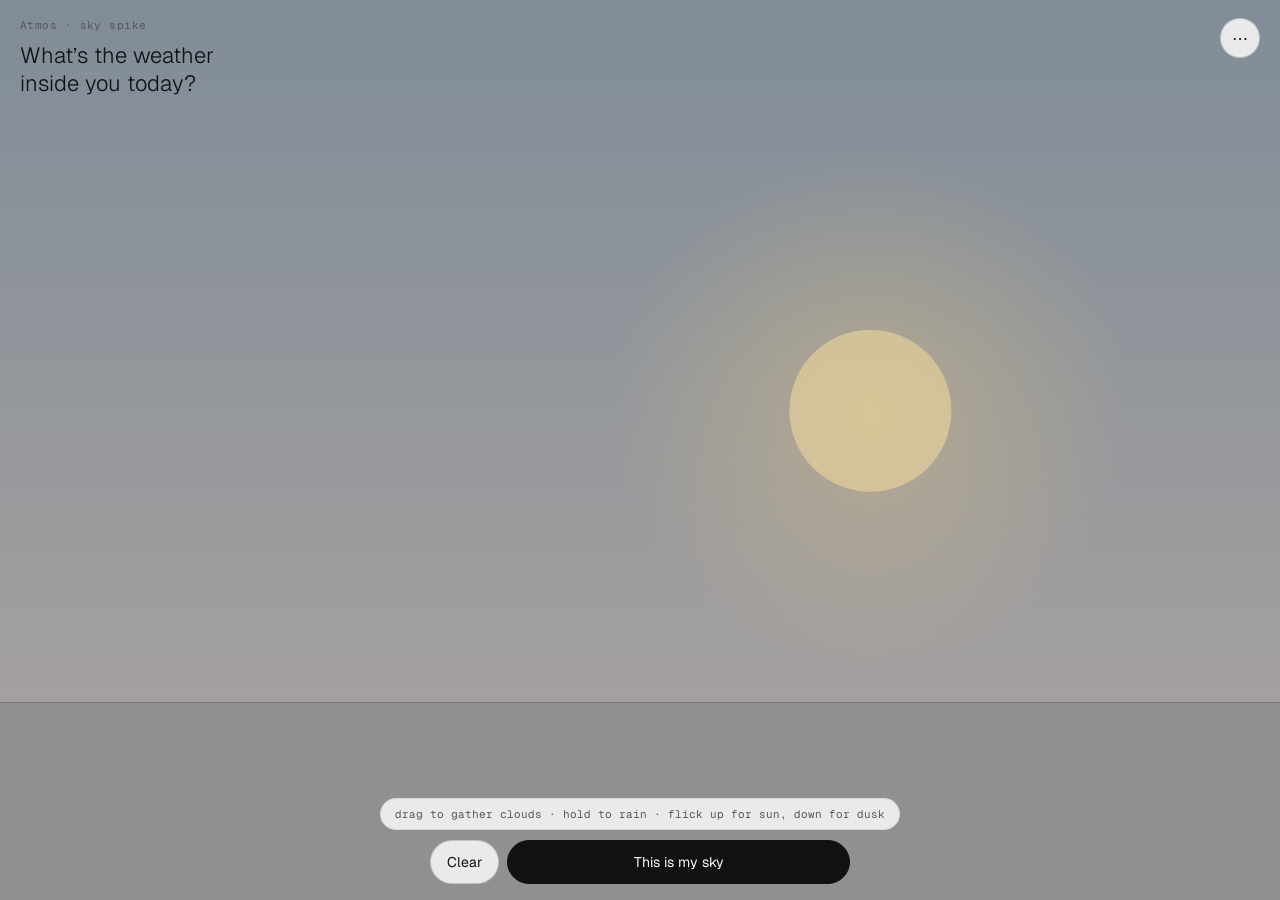
<file: week10/index.html>
<!doctype html>
<html lang="en">
<head>
<meta charset="utf-8">
<meta name="viewport" content="width=device-width, initial-scale=1, viewport-fit=cover">
<title>Atmos · Make your sky (spike)</title>
<link rel="preconnect" href="https://fonts.googleapis.com">
<link rel="preconnect" href="https://fonts.gstatic.com" crossorigin>
<link href="https://fonts.googleapis.com/css2?family=Geist:wght@300;400;500&family=Geist+Mono:wght@400&display=swap" rel="stylesheet">
<style>
  :root{
    --ink:#111112; --ink-2:#55565B; --ink-3:#8C8D92;
    --ground:#EDEDEB; --on-ink:#FAFAF9;
    --line:rgba(17,17,18,.09); --line-2:rgba(17,17,18,.18);
    --panel:rgba(250,250,249,.86);
  }
  *{box-sizing:border-box;margin:0;padding:0}
  html,body{height:100%;background:var(--ground);color:var(--ink);
    font-family:Geist,system-ui,sans-serif;font-weight:400;
    -webkit-font-smoothing:antialiased;overflow:hidden;
    touch-action:none;-webkit-user-select:none;user-select:none}
  canvas{position:fixed;inset:0;width:100%;height:100%;display:block}

  .top{position:fixed;left:0;right:0;top:0;padding:max(18px,env(safe-area-inset-top)) 20px 0;
    display:flex;justify-content:space-between;align-items:flex-start;pointer-events:none}
  .brand{font-family:"Geist Mono",monospace;font-size:11px;letter-spacing:.04em;color:var(--ink-2)}
  .q{font-size:22px;font-weight:300;line-height:1.25;max-width:15ch;margin-top:10px;transition:color .4s}
  .top button{pointer-events:auto}

  .bottom{position:fixed;left:0;right:0;bottom:0;padding:0 16px max(16px,env(safe-area-inset-bottom));
    display:flex;flex-direction:column;gap:10px;align-items:center}
  .hint{font-family:"Geist Mono",monospace;font-size:11px;color:var(--ink-2);text-align:center;
    background:var(--panel);border:1px solid var(--line);border-radius:999px;padding:8px 14px;
    backdrop-filter:blur(8px);-webkit-backdrop-filter:blur(8px);max-width:100%}
  .row{display:flex;gap:8px;width:100%;max-width:420px}
  button{font:inherit;font-size:14px;border-radius:999px;border:1px solid var(--line-2);
    background:var(--panel);color:var(--ink);padding:12px 16px;cursor:pointer;
    backdrop-filter:blur(8px);-webkit-backdrop-filter:blur(8px)}
  button.primary{background:var(--ink);color:var(--on-ink);border-color:var(--ink);flex:1}
  button.ghost{flex:0 0 auto}
  button:focus-visible{outline:2px solid #3b6fd8;outline-offset:2px}
  .icon{width:40px;height:40px;padding:0;display:grid;place-items:center;font-size:16px}

  .sheet{position:fixed;left:0;right:0;bottom:0;background:var(--on-ink);border-top:1px solid var(--line-2);
    border-radius:20px 20px 0 0;padding:20px 20px max(20px,env(safe-area-inset-bottom));
    transform:translateY(105%);transition:transform .35s cubic-bezier(.2,.8,.2,1);
    max-width:520px;margin:0 auto;z-index:5}
  .sheet.open{transform:none}
  .sheet h2{font-size:18px;font-weight:400;margin-bottom:4px}
  .sheet p{font-size:13px;color:var(--ink-2);line-height:1.45;margin-bottom:14px}
  .moods{display:grid;grid-template-columns:repeat(3,1fr);gap:8px;margin-bottom:14px}
  .moods button{border-radius:12px;padding:12px 8px;font-size:14px;background:transparent}
  .moods button[aria-pressed=true]{background:var(--ink);color:var(--on-ink);border-color:var(--ink)}
  input[type=text]{width:100%;font:inherit;font-size:16px;border:1px solid var(--line-2);border-radius:12px;
    padding:12px 14px;margin-bottom:14px;background:transparent;color:var(--ink)}
  .link{font-family:"Geist Mono",monospace;font-size:11px;word-break:break-all;color:var(--ink-2);
    border:1px solid var(--line);border-radius:12px;padding:10px 12px;margin-bottom:14px;max-height:72px;overflow:auto;
    -webkit-user-select:text;user-select:text}
  .reveal{font-size:15px;line-height:1.5;margin-bottom:14px}
  .reveal b{font-weight:500}

  .controls{position:fixed;right:16px;top:calc(max(18px,env(safe-area-inset-top)) + 44px);
    background:var(--panel);border:1px solid var(--line-2);border-radius:14px;padding:14px;
    display:none;flex-direction:column;gap:10px;width:200px;z-index:4;
    backdrop-filter:blur(8px);-webkit-backdrop-filter:blur(8px)}
  .controls.open{display:flex}
  .controls label{font-size:12px;color:var(--ink-2);display:flex;flex-direction:column;gap:4px}
  .controls input{width:100%}
  .toast{position:fixed;left:50%;top:50%;transform:translate(-50%,-50%);background:var(--ink);color:var(--on-ink);
    padding:10px 16px;border-radius:999px;font-size:13px;opacity:0;transition:opacity .2s;pointer-events:none;z-index:9}
  .toast.show{opacity:1}
  .hidden{display:none!important}
</style>
</head>
<body>
<canvas id="sky" aria-label="Your sky. Drag to gather clouds, hold to make rain, flick up for sun and down for dusk."></canvas>

<div class="top">
  <div>
    <div class="brand">Atmos · sky spike</div>
    <div class="q" id="question">What’s the weather inside you today?</div>
  </div>
  <button class="icon" id="ctrlBtn" aria-expanded="false" aria-controls="controls" title="Controls without gestures">⋯</button>
</div>

<div class="controls" id="controls" role="group" aria-label="Sky controls">
  <label>Clouds <input type="range" id="sClouds" min="0" max="100" value="0"></label>
  <label>Rain <input type="range" id="sRain" min="0" max="100" value="0"></label>
  <label>Light <input type="range" id="sLight" min="0" max="100" value="60"></label>
</div>

<div class="bottom" id="makeBar">
  <div class="hint" id="hint">drag to gather clouds · hold to rain · flick up for sun, down for dusk</div>
  <div class="row">
    <button class="ghost" id="resetBtn">Clear</button>
    <button class="primary" id="doneBtn">This is my sky</button>
  </div>
</div>

<div class="bottom hidden" id="guessBar">
  <div class="hint">Someone made this sky to show how they feel</div>
  <div class="row"><button class="primary" id="guessOpen">How does it feel to you?</button></div>
</div>

<!-- Maker: pick the mood you meant -->
<section class="sheet" id="sheetMood" aria-labelledby="hMood">
  <h2 id="hMood">Which mood did you mean?</h2>
  <p>Your friend won’t see this. They’ll guess from the sky alone.</p>
  <div class="moods" data-group="meant"></div>
  <div class="row"><button class="ghost" data-close>Back</button><button class="primary" id="makeLink" disabled>Make a link</button></div>
</section>

<!-- Maker: share link -->
<section class="sheet" id="sheetShare" aria-labelledby="hShare">
  <h2 id="hShare">Send this sky to a friend</h2>
  <p>Ask them how it feels, without telling them the mood.</p>
  <div class="link" id="linkText"></div>
  <div class="row"><button class="ghost" id="againBtn">Make another</button><button class="primary" id="copyLink">Copy link</button></div>
</section>

<!-- Guesser: pick a mood -->
<section class="sheet" id="sheetGuess" aria-labelledby="hGuess">
  <h2 id="hGuess">How does this sky feel?</h2>
  <p>Go with your first impression.</p>
  <div class="moods" data-group="guess"></div>
  <input type="text" id="word" maxlength="40" placeholder="One word for it (optional)" aria-label="One word for this sky (optional)">
  <div class="row"><button class="primary" id="submitGuess" disabled>See what they meant</button></div>
</section>

<!-- Guesser: reveal -->
<section class="sheet" id="sheetReveal" aria-labelledby="hReveal">
  <h2 id="hReveal">Here’s what they meant</h2>
  <div class="reveal" id="revealText"></div>
  <p>Please copy this and send it back to Marin. It helps a lot.</p>
  <div class="row"><button class="ghost" id="ownSky">Make my own</button><button class="primary" id="copyResult">Copy result</button></div>
</section>

<div class="toast" id="toast" role="status"></div>

<script>
/* ---------- Setup ---------- */
const MOODS = ["Radiant","Calm","Cozy","Foggy","Blue","Stormy"];
const GW = 16, GH = 10;               // cloud grid: 16 columns x 10 rows
const cv = document.getElementById("sky");
const ctx = cv.getContext("2d");
let W = 0, H = 0, DPR = 1;

// The whole sky is just these numbers
const state = {
  grid: new Float32Array(GW * GH),    // cloud density per cell, 0..1
  rain: 0,                            // 0..1
  light: 0.6                          // 0 = dusk, 1 = bright sun
};
let interactive = true;               // false when a friend is guessing

function resize(){
  DPR = Math.min(window.devicePixelRatio || 1, 2);
  W = innerWidth; H = innerHeight;
  cv.width = W * DPR; cv.height = H * DPR;
  ctx.setTransform(DPR, 0, 0, DPR, 0, 0);
}
addEventListener("resize", resize); resize();

const clamp = (v, a = 0, b = 1) => Math.max(a, Math.min(b, v));
const lerp = (a, b, t) => a + (b - a) * t;
const mix = (c1, c2, t) => c1.map((v, i) => Math.round(lerp(v, c2[i], t)));
const rgb = (c, a = 1) => `rgba(${c[0]},${c[1]},${c[2]},${a})`;
const horizonY = () => H * 0.78;      // clouds live above this line
const cellW = () => W / GW;
const cellH = () => horizonY() / GH;
const coverage = () => state.grid.reduce((s, v) => s + v, 0) / state.grid.length;

/* ---------- Gestures ---------- */
// add cloud around a screen point, softly spread over nearby cells
function addCloud(x, y, amount){
  const cx = x / cellW(), cy = y / cellH();
  for (let j = 0; j < GH; j++) for (let i = 0; i < GW; i++){
    const d = Math.hypot(i + .5 - cx, (j + .5 - cy) * 1.3);
    if (d < 2.2){
      const k = j * GW + i;
      state.grid[k] = clamp(state.grid[k] + amount * Math.exp(-d * d / 1.4));
    }
  }
}

let ptr = null;                        // the current touch / mouse press
cv.addEventListener("pointerdown", e => {
  if (!interactive) return;
  cv.setPointerCapture(e.pointerId);
  closeControls();
  ptr = { x0: e.clientX, y0: e.clientY, x: e.clientX, y: e.clientY,
          t0: performance.now(), moved: false, holding: false,
          snapshot: state.grid.slice() };          // kept so a flick can undo its clouds
  ptr.timer = setTimeout(() => { if (ptr && !ptr.moved) ptr.holding = true; }, 380);
});
cv.addEventListener("pointermove", e => {
  if (!ptr) return;
  const dx = e.clientX - ptr.x, dy = e.clientY - ptr.y;
  if (Math.hypot(e.clientX - ptr.x0, e.clientY - ptr.y0) > 10) ptr.moved = true;
  if (ptr.moved && !ptr.holding){
    // drag: drop cloud along the path, more when you move slowly
    const steps = Math.ceil(Math.hypot(dx, dy) / 8);
    for (let s = 1; s <= steps; s++){
      addCloud(ptr.x + dx * s / steps, ptr.y + dy * s / steps, 0.09);
    }
  }
  if (ptr.holding){ ptr.x = e.clientX; ptr.y = e.clientY; return; }
  ptr.x = e.clientX; ptr.y = e.clientY;
});
function endPointer(e){
  if (!ptr) return;
  clearTimeout(ptr.timer);
  const dt = performance.now() - ptr.t0;
  const dy = e.clientY - ptr.y0, dx = e.clientX - ptr.x0;
  const isFlick = !ptr.holding && dt < 320 && Math.abs(dy) > 50 && Math.abs(dy) > Math.abs(dx) * 1.4;
  if (isFlick){
    state.grid.set(ptr.snapshot);                  // a flick shouldn't leave clouds behind
    if (dy < 0){                                   // flick up: sun comes out
      state.light = clamp(state.light + 0.22);
      for (let k = 0; k < state.grid.length; k++) state.grid[k] *= 0.82;
      state.rain *= 0.7;
    } else {                                       // flick down: dusk
      state.light = clamp(state.light - 0.22);
    }
  }
  ptr = null;
  syncSliders();
  hideHintSoon();
}
cv.addEventListener("pointerup", endPointer);
cv.addEventListener("pointercancel", endPointer);

// keyboard: C adds clouds in the middle, R adds rain, arrows move the light
addEventListener("keydown", e => {
  if (!interactive || e.target.tagName === "INPUT") return;
  if (e.key === "c") addCloud(W * (0.2 + Math.random() * 0.6), horizonY() * (0.2 + Math.random() * 0.5), 0.35);
  if (e.key === "r") { state.rain = clamp(state.rain + 0.15); addCloud(W / 2, horizonY() * .35, .1); }
  if (e.key === "ArrowUp") state.light = clamp(state.light + 0.1);
  if (e.key === "ArrowDown") state.light = clamp(state.light - 0.1);
  syncSliders();
});

/* ---------- Drawing ---------- */
// fixed random offsets so each cell's dots don't jump around every frame
const seeds = Array.from({ length: GW * GH * 14 }, () => [Math.random(), Math.random(), Math.random()]);
const drops = Array.from({ length: 260 }, () => ({ x: Math.random(), y: Math.random(), v: .6 + Math.random() * .6 }));
let flash = 0, t = 0, last = performance.now();

function frame(now){
  const dt = Math.min(0.05, (now - last) / 1000); last = now; t += dt;

  // holding still makes rain, and gathers a bit of cloud where you press
  if (ptr && ptr.holding){
    state.rain = clamp(state.rain + dt * 0.35);
    addCloud(ptr.x, Math.min(ptr.y, horizonY() * .7), dt * 0.6);
    syncSliders();
  }

  const cov = coverage();
  const L = state.light;
  const gloom = clamp(cov * 0.9 + state.rain * 0.4);   // heavy cloud and rain make it greyer

  // sky: dusk navy -> pale day, pulled toward grey by gloom
  const skyTop = mix(mix([24,26,34],[198,216,230], L), [128,132,140], gloom * 0.55);
  const skyLow = mix(mix([52,48,62],[238,234,224], L), [160,162,166], gloom * 0.5);
  const g = ctx.createLinearGradient(0, 0, 0, horizonY());
  g.addColorStop(0, rgb(skyTop)); g.addColorStop(1, rgb(skyLow));
  ctx.fillStyle = g; ctx.fillRect(0, 0, W, H);

  // sun: rises with light, fades behind clouds
  const sunY = lerp(horizonY() + 30, horizonY() * 0.28, L);
  const sunA = clamp(L * 1.2 - 0.15) * (1 - cov * 0.75) * (1 - state.rain * 0.7);
  if (sunA > 0.01){
    const r = Math.min(W, H) * 0.09;
    const sg = ctx.createRadialGradient(W * .68, sunY, 0, W * .68, sunY, r * 3.2);
    sg.addColorStop(0, `rgba(246,206,120,${0.55 * sunA})`);
    sg.addColorStop(1, "rgba(246,206,120,0)");
    ctx.fillStyle = sg; ctx.fillRect(0, 0, W, H);
    ctx.beginPath(); ctx.arc(W * .68, sunY, r, 0, Math.PI * 2);
    ctx.fillStyle = `rgba(250,224,160,${0.9 * sunA})`; ctx.fill();
  }

  // clouds: a soft plane per cell, plus a scatter of dots on top (the Atmos look)
  const cw = cellW(), ch = cellH();
  const drift = (t * 6) % W;
  const cloudCol = mix(mix([70,72,82],[250,250,249], L), [96,98,106], state.rain * 0.8);
  for (let j = 0; j < GH; j++) for (let i = 0; i < GW; i++){
    const d = state.grid[j * GW + i];
    if (d < 0.03) continue;
    let x = (i + .5) * cw + drift; if (x > W + cw) x -= W + cw * 2;
    const y = (j + .5) * ch;
    const rr = cw * (0.8 + d * 0.9);
    const cg = ctx.createRadialGradient(x, y, 0, x, y, rr);
    cg.addColorStop(0, rgb(cloudCol, 0.55 * d));
    cg.addColorStop(1, rgb(cloudCol, 0));
    ctx.fillStyle = cg; ctx.fillRect(x - rr, y - rr, rr * 2, rr * 2);
    const n = Math.floor(d * 14);
    ctx.fillStyle = rgb(mix(cloudCol, [17,17,18], 0.25), 0.35 + d * 0.3);
    for (let s = 0; s < n; s++){
      const sd = seeds[(j * GW + i) * 14 + s];
      ctx.fillRect(x + (sd[0] - .5) * cw * 1.6, y + (sd[1] - .5) * ch * 1.4, 1.6, 1.6);
    }
  }

  // rain: short lines that only fall from where there is cloud
  if (state.rain > 0.02){
    ctx.strokeStyle = rgb(mix([90,110,140],[200,214,230], 1 - L), 0.5);
    ctx.lineWidth = 1;
    const count = Math.floor(drops.length * state.rain);
    ctx.beginPath();
    for (let k = 0; k < count; k++){
      const dr = drops[k];
      dr.y += dt * dr.v * (0.6 + state.rain);
      if (dr.y > 1){ dr.y = 0; dr.x = Math.random(); }
      const px = dr.x * W;
      const col = Math.floor(((px - drift + W * 2) % W) / cw);
      // find the densest cloud in this column to start rain under it
      let top = -1, best = 0;
      for (let j = 0; j < GH; j++){ const v = state.grid[j * GW + col]; if (v > best){ best = v; top = j; } }
      if (best < 0.25) continue;
      const y0 = (top + .8) * ch;
      const py = lerp(y0, H, dr.y);
      const len = 8 + state.rain * 14;
      ctx.moveTo(px, py); ctx.lineTo(px - 2, py + len);
    }
    ctx.stroke();
  }

  // storm: lots of cloud + heavy rain sometimes flashes
  if (cov > 0.4 && state.rain > 0.65 && Math.random() < dt * 0.6) flash = 1;
  if (flash > 0){
    ctx.fillStyle = `rgba(255,255,255,${0.35 * flash})`; ctx.fillRect(0, 0, W, H);
    flash = Math.max(0, flash - dt * 6);
  }

  // ground plane and horizon hairline
  ctx.fillStyle = rgb(mix([20,20,24],[226,226,222], L * (1 - gloom * 0.4)));
  ctx.fillRect(0, horizonY(), W, H - horizonY());
  ctx.fillStyle = "rgba(17,17,18,.18)"; ctx.fillRect(0, horizonY(), W, 1);

  // a ring under your finger while you hold, so you can see rain building
  if (ptr && ptr.holding){
    ctx.beginPath(); ctx.arc(ptr.x, ptr.y, 26 + state.rain * 10, 0, Math.PI * 2 * state.rain);
    ctx.strokeStyle = L > .5 ? "rgba(17,17,18,.5)" : "rgba(250,250,249,.6)"; ctx.lineWidth = 2; ctx.stroke();
  }

  // keep the question readable on dark skies
  const darkSky = (L * (1 - gloom * .5)) <= 0.42;
  document.getElementById("question").style.color = darkSky ? "#EDEDED" : "#111112";
  document.querySelector(".brand").style.color = darkSky ? "#A2A3A8" : "#55565B";

  requestAnimationFrame(frame);
}
requestAnimationFrame(frame);

/* ---------- No-gesture controls (accessibility) ---------- */
const sC = document.getElementById("sClouds"), sR = document.getElementById("sRain"), sL = document.getElementById("sLight");
const ctrl = document.getElementById("controls"), ctrlBtn = document.getElementById("ctrlBtn");
ctrlBtn.onclick = () => { const o = ctrl.classList.toggle("open"); ctrlBtn.setAttribute("aria-expanded", o); };
function closeControls(){ ctrl.classList.remove("open"); ctrlBtn.setAttribute("aria-expanded", false); }
function syncSliders(){ sC.value = Math.round(coverage() * 100); sR.value = Math.round(state.rain * 100); sL.value = Math.round(state.light * 100); }
sC.oninput = () => {                       // fill the sky evenly-ish to the chosen amount
  const v = sC.value / 100;
  for (let k = 0; k < state.grid.length; k++){
    const n = seeds[k * 14][2];
    state.grid[k] = clamp(v * 1.5 - n * 0.6);
  }
};
sR.oninput = () => { state.rain = sR.value / 100; };
sL.oninput = () => { state.light = sL.value / 100; };

/* ---------- Sharing: the sky lives in the link ---------- */
function encode(meant){
  const g = Array.from(state.grid, v => Math.round(v * 9)).join("");
  const data = { g, r: Math.round(state.rain * 99), l: Math.round(state.light * 99), m: meant };
  return btoa(JSON.stringify(data)).replace(/=+$/, "");
}
function decode(s){
  try {
    const d = JSON.parse(atob(s));
    for (let k = 0; k < GW * GH; k++) state.grid[k] = (+d.g[k] || 0) / 9;
    state.rain = d.r / 99; state.light = d.l / 99;
    return d;
  } catch { return null; }
}

/* ---------- Sheets, buttons and flow ---------- */
const $ = id => document.getElementById(id);
function openSheet(id){ document.querySelectorAll(".sheet").forEach(s => s.classList.toggle("open", s.id === id)); }
function closeSheets(){ document.querySelectorAll(".sheet").forEach(s => s.classList.remove("open")); }
document.querySelectorAll("[data-close]").forEach(b => b.onclick = () => { closeSheets(); interactive = true; });
function toast(msg){ const el = $("toast"); el.textContent = msg; el.classList.add("show"); setTimeout(() => el.classList.remove("show"), 1400); }
let hintTimer; function hideHintSoon(){ clearTimeout(hintTimer); hintTimer = setTimeout(() => $("hint").style.opacity = .55, 4000); }

// build the six mood buttons for a group, return a getter for the choice
function moodGroup(name, onPick){
  const box = document.querySelector(`.moods[data-group=${name}]`);
  let chosen = -1;
  MOODS.forEach((m, i) => {
    const b = document.createElement("button");
    b.textContent = m; b.setAttribute("aria-pressed", "false");
    b.onclick = () => {
      chosen = i;
      box.querySelectorAll("button").forEach((x, k) => x.setAttribute("aria-pressed", k === i));
      onPick(i);
    };
    box.appendChild(b);
  });
  return () => chosen;
}
const getMeant = moodGroup("meant", () => $("makeLink").disabled = false);
const getGuess = moodGroup("guess", () => $("submitGuess").disabled = false);

async function copy(text, msg){
  try { await navigator.clipboard.writeText(text); toast(msg); }
  catch { toast("Couldn’t copy, select the text instead"); }
}

// Maker flow
$("resetBtn").onclick = () => { state.grid.fill(0); state.rain = 0; state.light = 0.6; syncSliders(); };
$("doneBtn").onclick = () => { interactive = false; closeControls(); openSheet("sheetMood"); };
$("makeLink").onclick = () => {
  const url = location.origin + location.pathname + "#s=" + encode(getMeant());
  $("linkText").textContent = url;
  openSheet("sheetShare");
};
$("copyLink").onclick = () => copy($("linkText").textContent, "Link copied");
$("againBtn").onclick = () => { closeSheets(); interactive = true; };

// Guesser flow
let shared = null;
$("guessOpen").onclick = () => openSheet("sheetGuess");
$("submitGuess").onclick = () => {
  const gi = getGuess(), word = $("word").value.trim();
  const meant = MOODS[shared.m], guess = MOODS[gi];
  $("revealText").innerHTML = gi === shared.m
    ? `They meant <b>${meant}</b>. You read it exactly.`
    : `They meant <b>${meant}</b>. You felt <b>${guess}</b>.`;
  $("copyResult").dataset.text =
    `Atmos sky test · meant ${meant} · guessed ${guess}` + (word ? ` · word "${word}"` : "") +
    ` · clouds ${Math.round(coverage() * 100)} rain ${Math.round(state.rain * 100)} light ${Math.round(state.light * 100)}`;
  openSheet("sheetReveal");
};
$("copyResult").onclick = e => copy(e.currentTarget.dataset.text, "Result copied");
$("ownSky").onclick = () => { location.href = location.pathname; };

// If the link has a sky in it, show it to guess. Otherwise, start making.
const m = location.hash.match(/#s=(.+)/);
if (m && (shared = decode(m[1]))){
  interactive = false;
  $("makeBar").classList.add("hidden");
  $("guessBar").classList.remove("hidden");
  $("ctrlBtn").classList.add("hidden");
  $("question").textContent = "Someone’s weather inside, today";
}
syncSliders();
</script>
</body>
</html>
</file>
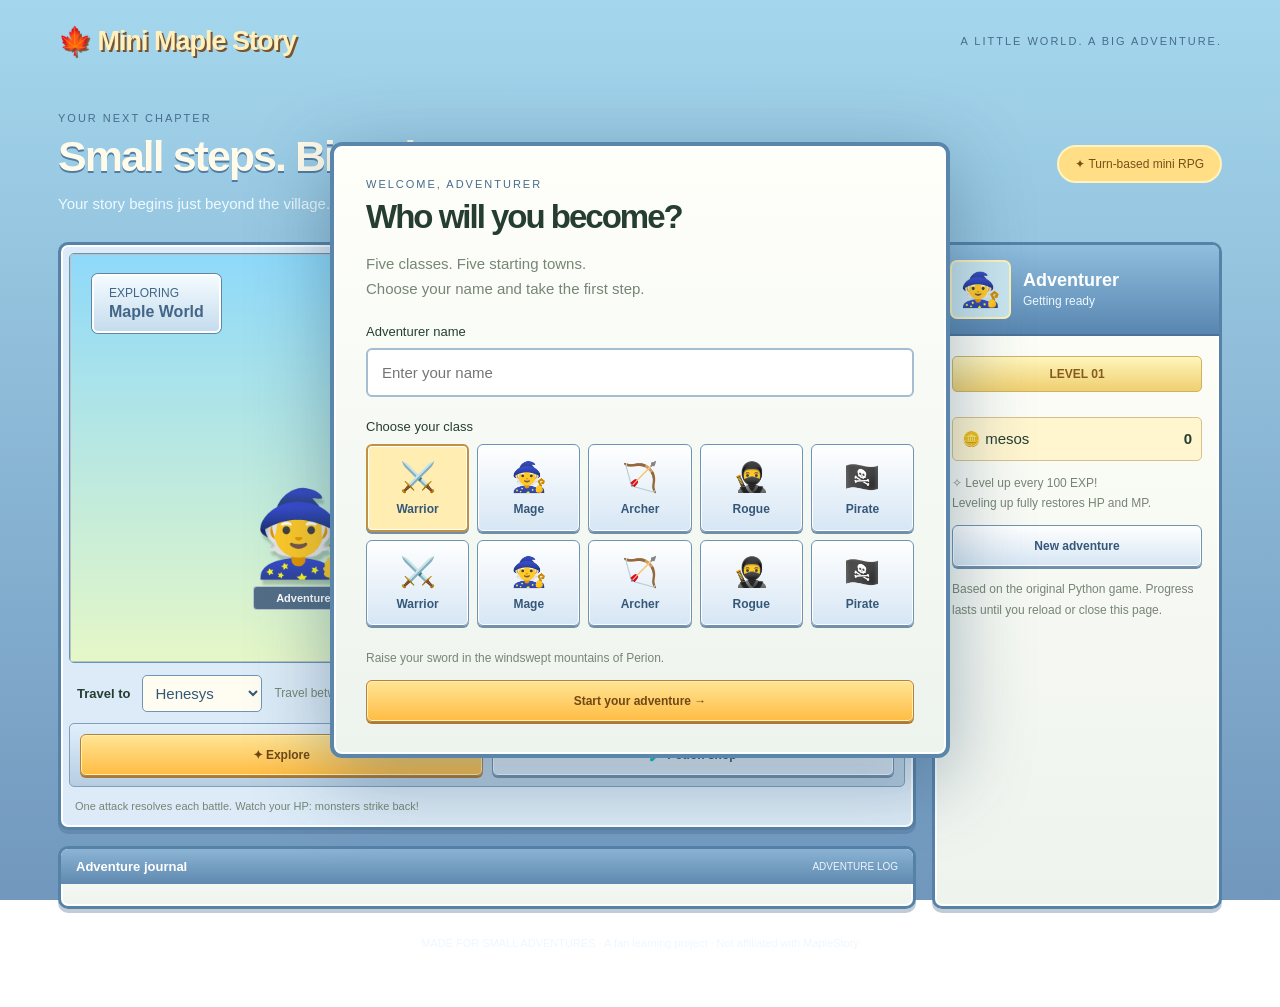
<file: week3/Mini Maple Story.html>
<!DOCTYPE html>
<!-- saved from url=(0117)file:///Users/marine/Documents/Codex/2026-10-04/advanced-assignment-a-2nd-path-optional/outputs/mini-maple-story.html -->
<html lang="en"><head><meta http-equiv="Content-Type" content="text/html; charset=UTF-8"><meta name="viewport" content="width=device-width,initial-scale=1"><title>Mini Maple Story · A Little Adventure Begins</title>
<style>
:root{--ink:#263e31;--muted:#778575;--green:#365c3a;--paper:#fcfaf3;--line:#e1e5d8}*{box-sizing:border-box}body{margin:0;background:#f0f2e9;color:var(--ink);font:15px system-ui,-apple-system,sans-serif}button,input{font:inherit}button{cursor:pointer;border:1px solid var(--line);border-radius:12px;padding:13px 18px;background:var(--paper);color:var(--ink);font-weight:700;transition:transform .15s,background .15s}button:hover:not(:disabled){background:#e7eddc;transform:translateY(-2px)}button:focus-visible,input:focus-visible{outline:3px solid #d39745;outline-offset:3px}button:disabled{opacity:.4;cursor:not-allowed}.primary{background:var(--green);color:white;border-color:var(--green)}button.primary:hover{background:#28492e}header{max-width:1220px;margin:auto;padding:25px 28px;display:flex;align-items:center;justify-content:space-between;border-bottom:1px solid #d9dfd0}.brand{font-weight:850;font-size:22px;letter-spacing:-1px}.brand span{color:#ca713e}.tag{font-size:11px;letter-spacing:2px;color:var(--muted)}main{max-width:1220px;margin:auto;padding:30px 28px}h1{font-size:clamp(28px,4vw,43px);letter-spacing:-2px;margin:8px 0 10px}h2{font-size:18px;margin:0 0 18px}p{line-height:1.7;color:var(--muted)}.top{display:flex;justify-content:space-between;align-items:center;margin-bottom:25px}.pill{border-radius:30px;background:#e4eadb;padding:10px 16px;font-size:12px}.layout{display:grid;grid-template-columns:1fr 290px;gap:22px}.panel{border:1px solid var(--line);background:var(--paper);border-radius:20px;padding:23px}.scene{height:380px;position:relative;border-radius:18px;overflow:hidden;background:linear-gradient(#bedad3,#e2edce 70%);isolation:isolate}.scene:before{content:'';position:absolute;width:100px;height:100px;border-radius:50%;background:#fff2b5;top:35px;right:80px;box-shadow:0 0 70px #fff7c0}.hill{position:absolute;width:130%;height:240px;bottom:-65px;left:-15%;border-radius:50% 50% 0 0;background:#8da979}.hill.back{bottom:0;left:20%;background:#adbf94}.ground{position:absolute;bottom:0;width:100%;height:65px;background:#687e4e;border-top:10px solid #80965f}.tree{position:absolute;bottom:60px;width:22px;height:145px;background:#71846a;border-radius:8px}.tree:before,.tree:after{content:'';position:absolute;width:110px;height:130px;border-radius:50%;background:#769b76;left:-43px;top:-50px}.tree:after{width:90px;height:110px;top:-95px;left:-33px;background:#86a780}.tree.t1{left:7%;transform:scale(1.3)}.tree.t2{right:10%;transform:scale(.9)}.tree.t3{right:31%;transform:scale(.65);opacity:.65}.scene-label{position:absolute;left:22px;top:20px;z-index:2;background:#fcfaf3dd;border-radius:10px;padding:10px 15px;font-size:12px}.scene-label b{display:block;font-size:17px;margin-top:3px}.actor{position:absolute;bottom:52px;left:22%;text-align:center;z-index:3}.sprite{font-size:83px;line-height:1.25;filter:drop-shadow(0 8px 2px #263e3130);animation:bob 2.5s ease-in-out infinite}.nameplate{background:#fcfaf3ed;border-radius:7px;padding:5px 10px;font-size:12px;font-weight:700}.enemy{left:auto;right:21%}.enemy .sprite{animation-delay:-1s}.bubble{position:absolute;left:50%;top:105px;transform:translateX(-50%);background:#fcfaf3ee;padding:12px 20px;border-radius:14px;font-size:13px;text-align:center;max-width:80%;width:max-content;z-index:4}.scene[data-map="Perion"]{background:linear-gradient(#e1c5a6,#f0dfb9)}.scene[data-map="Kerning City"]{background:linear-gradient(#646b8d,#c7b8cb)}.scene[data-map="Lith Harbor"]{background:linear-gradient(#9ad2e5,#dfefda)}.scene[data-map="Ellinia"]{background:linear-gradient(#92bcb2,#c5dcc0)}.actions{display:flex;gap:9px;flex-wrap:wrap;padding-top:18px}.actions button{flex:1;white-space:nowrap}.hint{font-size:12px;margin:14px 0 0}.profile{display:flex;align-items:center;gap:12px;margin-bottom:25px}.portrait{font-size:33px;background:#e9eddc;border-radius:14px;padding:8px}.profile strong{display:block;font-size:19px}.small{font-size:12px;color:var(--muted)}.stat{margin:18px 0}.stat-label{display:flex;justify-content:space-between;font-size:12px;margin-bottom:8px}.bar{height:8px;border-radius:5px;background:#e9eadf;overflow:hidden}.fill{height:100%;transition:width .35s;border-radius:5px}.hp{background:#d78169}.mp{background:#7fa7c6}.xp{background:#c6ac62}.meso{display:flex;justify-content:space-between;padding:19px 0;border-top:1px solid var(--line);margin-top:25px}.journal{margin-top:22px}.journal-head{display:flex;justify-content:space-between}.journal ol{list-style:none;margin:0;padding:0;max-height:175px;overflow:auto}.journal li{padding:11px 0;border-top:1px solid var(--line);font-size:13px;line-height:1.6}.journal li:first-child{color:#42643e;font-weight:650}.journal time{color:#97a08f;font-size:11px;margin-right:15px}.footer{text-align:center;font-size:11px;color:#85917e;padding:28px}dialog{border:1px solid var(--line);border-radius:24px;padding:32px;background:var(--paper);color:var(--ink);width:min(620px,92vw);max-height:90vh;box-shadow:0 25px 100px #23362733}dialog::backdrop{background:#23362780;backdrop-filter:blur(5px)}dialog h1{font-size:33px}label{display:block;font-size:13px;margin:22px 0 9px}input{width:100%;padding:14px;border:1px solid #d4dbcc;border-radius:10px;background:white}.jobs{display:grid;grid-template-columns:repeat(5,1fr);gap:8px;margin:10px 0 22px}.job{padding:14px 5px;font-size:12px}.job span{display:block;font-size:29px;margin-bottom:8px}.job[aria-pressed="true"]{border:2px solid var(--green);background:#e6eddc}.wide{width:100%}.shop-item{display:flex;justify-content:space-between;align-items:center;border-top:1px solid var(--line);padding:17px 0;gap:12px}.shop-item strong{display:block;margin-bottom:5px}.close{float:right;padding:6px 10px}.hidden{display:none!important}@keyframes bob{50%{transform:translateY(-7px)}}@media(max-width:800px){.layout{grid-template-columns:1fr}.sidebar{order:2}.scene{height:330px}.top{align-items:flex-start}.top>.pill{display:none}main{padding:22px 16px}header{padding:20px 16px}.tag{letter-spacing:1px;font-size:9px}.enemy{right:13%}.actor{left:15%}.actor.enemy{left:auto}.jobs{gap:4px}.job{font-size:10px}dialog{padding:24px}.sprite{font-size:68px}}@media(prefers-reduced-motion:reduce){*{animation:none!important;transition:none!important}}

/* Simple classic Maple-inspired interface. */
body{background:linear-gradient(#a4d7ed,#7197bd);background-attachment:fixed;font-family:Tahoma,Verdana,sans-serif}
header{border:0;color:#fff}.brand{color:#fff0bc;font-size:27px;text-shadow:2px 2px #795330}.tag{color:#476c8d}.top h1{color:#fffbea;text-shadow:0 2px #527ba1}.top p{color:#effaff}.top>.pill{background:#ffde86;color:#775018;border:2px solid #fff3c0}
.panel{border:3px solid #5682a8;border-radius:10px;background:linear-gradient(#fffff8,#eef3ee);box-shadow:inset 0 0 0 2px #fff,0 4px 0 #46668755;padding:17px}.layout{gap:16px}.layout>section>.panel:first-child{padding:8px;background:#dcebf7}.scene{height:410px;border-radius:5px;border:1px solid #6696b4;background:linear-gradient(#8ed9fa,#e5f7c7)}.scene[data-map="Ellinia"]{background:linear-gradient(#87c9d3,#def1bd)}.scene:before{background:#fff6a8;box-shadow:0 0 0 10px #fff8ad33,0 0 50px #fff7bc}.hill{background:#7ab66b}.hill.back{background:#aed397}.ground{background:linear-gradient(#b99360,#8c6845);border-top:12px solid #84c943;box-shadow:0 -4px #c0ed6d,0 -7px #578a33}.tree{background:#947248}.tree:before{background:#4d9c56;box-shadow:inset 9px 6px #72b76b}.tree:after{background:#79bd6b;box-shadow:inset 9px 6px #99d17a}.scene-label{background:linear-gradient(#f4fbff,#c5dced);border:2px solid white;border-radius:6px;box-shadow:0 0 0 1px #6185a5;color:#416687}.scene-label b{font-size:16px}.bubble{background:#fffdef;border:2px solid #9c8665;border-radius:8px;color:#665036;font-size:12px}.nameplate{background:#3d587bdb;color:white;border:1px solid #fff9;border-radius:4px;font-size:11px}.sprite{filter:drop-shadow(2px 5px 1px #314c3240)}
button{border:1px solid #6e93b4;border-radius:6px;background:linear-gradient(#fff,#d6e6f4);box-shadow:inset 0 0 0 1px white,0 2px #738ea7;color:#355879;font-size:12px}button:hover:not(:disabled){background:linear-gradient(#fff8d9,#ffdf8d)}button.primary{background:linear-gradient(#ffe595,#ffbc43);border-color:#b68135;color:#704814;box-shadow:inset 0 0 0 1px #fff1b9,0 2px #a97937}button.primary:hover{background:linear-gradient(#fff0b5,#ffcd65)}.actions{padding:10px;margin-top:7px;background:linear-gradient(#e1effb,#b6cde1);border:1px solid #7f9fbb;border-radius:5px}.hint{font-size:11px;margin:10px 6px 4px}.profile{margin:-17px -17px 20px;padding:15px;background:linear-gradient(#8fbede,#5986b0);color:#fff;border-radius:6px 6px 0 0;border-bottom:2px solid #4c7297}.profile .small{color:#edf7ff}.portrait{border:2px solid #fff1b7;border-radius:7px;background:#c9e5ee}.profile strong{font-size:18px}.sidebar>.pill{background:linear-gradient(#fff5bc,#efcf70);border:1px solid #ceb367;border-radius:5px;text-align:center;font-weight:bold;color:#855c1e}.bar{height:14px;border:1px solid #8a9eaf;background:#d0dce5;border-radius:4px;padding:1px}.fill{border-radius:2px;box-shadow:inset 0 3px #ffffff55}.hp{background:linear-gradient(#ff9b9c,#ed596c)}.mp{background:linear-gradient(#8bcfff,#4b91de)}.xp{background:linear-gradient(#ffe97b,#e6b834)}.meso{background:#fff5cf;padding:12px 9px;border:1px solid #d6c18b;border-radius:5px}.journal{margin-top:16px;padding-top:0;overflow:hidden}.journal-head{background:linear-gradient(#8bb4d4,#5f89af);margin:0 -17px 5px;padding:10px 15px;color:white;align-items:center}.journal h2{font-size:13px;margin:0}.journal-head .small{color:#edf6ff;font-size:10px}.journal li{font-size:12px}.footer{color:#edf7ff}dialog{border:4px solid #5b86ab;border-radius:12px;background:linear-gradient(#fffffa,#edf4ed);box-shadow:inset 0 0 0 2px white,0 20px 80px #24466466}dialog::backdrop{background:#24496d88}.job[aria-pressed="true"]{border:2px solid #c19242;background:#ffedb2}input{border:2px solid #a4bdd0;border-radius:6px}
@media(max-width:800px){.scene{height:340px}.top h1{font-size:27px}.actions{gap:6px}.actions button{padding:12px 8px;font-size:11px}.brand{font-size:21px}header>.tag{display:none}.bubble{max-width:86%}.profile{margin:-17px -17px 20px}.job{font-size:10px}}

.travel{display:flex;align-items:center;gap:12px;padding:12px 8px 4px;flex-wrap:wrap}.travel label{margin:0;font-weight:bold}.travel select{font:inherit;padding:8px;border:1px solid #7095b4;border-radius:5px;background:#fffdf1;color:#355879;max-width:100%}.travel select:focus-visible{outline:3px solid #d39745}.scene .map-art{position:absolute;inset:0;width:100%;height:100%;object-fit:cover;z-index:0}.scene>.hill,.scene>.tree,.scene>.ground{display:none}.scene-label{z-index:2}.actor.striking{animation:strike .35s ease-in-out}.enemy.hit{animation:hit .25s ease-in-out}.enemy.defeated{animation:defeat .45s ease-in forwards}.actor.fallen{transform:rotate(-65deg);opacity:.5}.damage-number{position:absolute;right:25%;bottom:180px;z-index:5;color:#fff0a1;font-size:30px;font-weight:900;text-shadow:2px 2px #a64322;animation:damage-rise .65s ease-out forwards;pointer-events:none}@keyframes strike{50%{transform:translateX(65px) rotate(10deg)}}@keyframes hit{25%,75%{transform:translateX(12px);filter:brightness(2)}50%{transform:translateX(-8px)}}@keyframes defeat{to{transform:translateY(35px) rotate(65deg) scale(.6);opacity:0}}@keyframes damage-rise{to{transform:translateY(-65px);opacity:0}}@media(prefers-reduced-motion:reduce){.actor.striking,.enemy.hit,.enemy.defeated,.damage-number{animation:none}.enemy.defeated{opacity:0}}

/* Keep modal windows centered in the viewport, independent of page scroll. */
dialog{position:fixed;inset:0;margin:auto;height:fit-content;max-height:calc(100dvh - 32px);max-width:calc(100vw - 32px);overflow-y:auto;overscroll-behavior:contain}
html:has(dialog[open]){overflow:hidden}
</style></head><body>
<header><div class="brand"><span>🍁</span> Mini Maple Story</div><div class="tag">A LITTLE WORLD. A BIG ADVENTURE.</div></header>
<main><div class="top"><div><div class="tag">YOUR NEXT CHAPTER</div><h1>Small steps. Big adventures.</h1><p style="margin:0">Your story begins just beyond the village.</p></div><span class="pill">✦ Turn-based mini RPG</span></div>
<div class="layout"><section><div class="panel"><div class="scene" id="scene"><img id="mapArt" class="map-art"><div class="hill back"></div><div class="tree t3"></div><div class="hill"></div><div class="tree t1"></div><div class="tree t2"></div><div class="ground"></div><div class="scene-label">EXPLORING<b id="location">Maple World</b></div><div class="bubble" id="bubble">Your adventure awaits.</div><div class="actor"><div class="sprite" id="hero">🧙</div><div class="nameplate" id="heroName">Adventurer</div></div><div class="actor enemy hidden" id="enemy"><div class="sprite" id="monsterSprite">🍄</div><div class="nameplate" id="monsterName"></div></div></div>
<div class="travel"><label for="mapSelect">Travel to</label><select id="mapSelect" aria-label="Travel to another town"><option value="Henesys">Henesys</option><option value="Ellinia">Ellinia</option><option value="Perion">Perion</option><option value="Kerning City">Kerning City</option><option value="Lith Harbor">Lith Harbor</option></select><span class="small">Travel between battles.</span></div><div class="actions"><button class="primary" id="explore">✦ Explore</button><button class="primary hidden" id="attack">⚔ Attack</button><button class="hidden" id="run">↗ Run away</button><button id="shop">🧪 Potion shop</button></div><p class="hint">One attack resolves each battle. Watch your HP: monsters strike back!</p></div>
<div class="panel journal"><div class="journal-head"><h2>Adventure journal</h2><span class="small">ADVENTURE LOG</span></div><ol id="log" aria-live="polite"></ol></div></section>
<aside class="panel sidebar"><div class="profile"><div class="portrait" id="portrait">🧙</div><div><strong id="playerName">Adventurer</strong><span class="small" id="jobLabel">Getting ready</span></div></div><div class="pill" id="level">LEVEL 01</div><div id="stats"></div><div class="meso"><span>🪙 mesos</span><strong id="gold">0</strong></div><p class="small">✧ Level up every 100 EXP!<br>Leveling up fully restores HP and MP.</p><button class="wide" id="restart">New adventure</button><p class="small" style="margin-bottom:0">Based on the original Python game. Progress lasts until you reload or close this page.</p></aside></div><div class="footer">MADE FOR SMALL ADVENTURES · A fan learning project · Not affiliated with MapleStory</div></main>
<dialog id="startDialog" open=""><div class="tag">WELCOME, ADVENTURER</div><h1>Who will you become?</h1><p>Five classes. Five starting towns.<br>Choose your name and take the first step.</p><form id="startForm"><label for="name">Adventurer name</label><input id="name" maxlength="20" placeholder="Enter your name" required="" autocomplete="off"><label>Choose your class</label><div class="jobs" id="jobs"><button type="button" class="job" aria-pressed="true"><span>⚔️</span>Warrior</button><button type="button" class="job" aria-pressed="false"><span>🧙</span>Mage</button><button type="button" class="job" aria-pressed="false"><span>🏹</span>Archer</button><button type="button" class="job" aria-pressed="false"><span>🥷</span>Rogue</button><button type="button" class="job" aria-pressed="false"><span>🏴‍☠️</span>Pirate</button></div><p class="small" id="jobDescription">Raise your sword in the windswept mountains of Perion.</p><button class="primary wide" type="submit">Start your adventure →</button><button type="button" class="wide hidden" id="cancelStart" style="margin-top:8px">Return to your adventure</button></form></dialog>
<dialog id="shopDialog"><button class="close" id="closeShop" aria-label="Close shop">✕</button><div class="tag">THE LITTLE POTION SHOP</div><h1>Every hero needs a breather.</h1><p>Potions are used immediately. HP and MP are capped at 100.</p><div id="shopItems"></div><p id="shopMessage" aria-live="polite"></p></dialog>
<dialog id="endDialog"><div class="tag">UNTIL THE NEXT ADVENTURE</div><h1>Even heroes need a rest.</h1><p id="endMessage"></p><button class="primary wide" id="tryAgain">Try again →</button></dialog>
<script>
'use strict';
const jobs=[['Warrior','Warrior','⚔️','Perion','Raise your sword in the windswept mountains of Perion.'],['Mage','Mage','🧙','Ellinia','Awaken your mana in the enchanted forests of Ellinia.'],['Archer','Archer','🏹','Henesys','Ready your bow in the peaceful mushroom village of Henesys.'],['Rogue','Rogue','🥷','Kerning City','Follow the shadows through the neon streets of Kerning City.'],['Pirate','Pirate','🏴‍☠️','Lith Harbor','Set sail on the ocean breeze from Lith Harbor.']];
const monsters=[['Slime','Slime','🟢',30,5,10,15,10],['Green Mushroom','Green Mushroom','🍄',40,7,12,20,15],['Ribbon Pig','Ribbon Pig','🐷',50,8,15,25,20],['Stump','Stump','🪵',60,10,18,30,25],['Octopus','Octopus','🐙',70,12,20,35,30],['Wild Boar','Wild Boar','🐗',85,15,22,45,40],['Jr. Yeti','Jr. Yeti','⛄',100,18,25,55,50],['Drake','Drake','🐲',130,22,30,70,65],['Tauromacis','Tauromacis','🐂',160,25,35,90,80],['Balrog','Balrog','👹',200,30,45,120,100]];
const items=[['Red Potion','❤️',20,30,0],['Blue Potion','💙',20,0,30],['Elixir','✨',50,50,50]];
const $=id=>document.getElementById(id);let player=null,monster=null,selected=0,turn=0,busy=false;
const rand=(a,b)=>Math.floor(Math.random()*(b-a+1))+a;
function choose(i){selected=i;Array.from($('jobs').children).forEach((b,k)=>b.setAttribute('aria-pressed',String(i===k)));$('jobDescription').textContent=jobs[i][4];}
jobs.forEach((j,i)=>{const b=document.createElement('button');b.type='button';b.className='job';b.innerHTML=`<span>${j[2]}</span>${j[1]}`;b.onclick=()=>choose(i);$('jobs').append(b);});choose(0);
function note(message){const li=document.createElement('li'),time=document.createElement('time');time.textContent=String(++turn).padStart(2,'0');li.append(time,document.createTextNode(message));$('log').prepend(li);while($('log').children.length>30)$('log').lastChild.remove();}
function render(){if(!player)return;const j=jobs[player.job];$('hero').textContent=j[2];$('portrait').textContent=j[2];$('heroName').textContent=player.name;$('playerName').textContent=player.name;$('jobLabel').textContent=j[0];$('location').textContent=player.map;$('scene').dataset.map=player.map;$('mapSelect').value=player.map;$('mapSelect').disabled=!!monster||busy||player.hp<=0;$('mapArt').src=mapImages[player.map];$('mapArt').alt=player.map+' landscape';document.querySelector('.actor').classList.toggle('fallen',player.hp<=0);$('level').textContent=`LEVEL ${String(player.level).padStart(2,'0')}`;$('gold').textContent=player.gold;$('stats').innerHTML=[['HP','hp',player.hp],['MP','mp',player.mp],['EXP','xp',player.exp]].map(([label,cls,v])=>`<div class="stat"><div class="stat-label"><b>${label}</b><span>${v} / 100</span></div><div class="bar" role="progressbar" aria-label="${label}" aria-valuenow="${v}" aria-valuemin="0" aria-valuemax="100"><div class="fill ${cls}" style="width:${v}%"></div></div></div>`).join('');$('enemy').classList.toggle('hidden',!monster);$('explore').classList.toggle('hidden',!!monster);$('attack').classList.toggle('hidden',!monster);$('run').classList.toggle('hidden',!monster);$('shop').disabled=!!monster||player.hp<=0;$('explore').disabled=player.hp<=0;$('attack').disabled=player.hp<=0;$('run').disabled=player.hp<=0;if(monster){$('monsterSprite').textContent=monster[2];$('monsterName').textContent=monster[1];}}
$('startForm').onsubmit=e=>{e.preventDefault();const name=$('name').value.trim();if(!name){$('name').setCustomValidity('Please enter a name that is not blank.');$('name').reportValidity();return;}player={name,job:selected,map:jobs[selected][3],hp:100,mp:100,level:1,exp:0,gold:0};monster=null;turn=0;$('log').replaceChildren();$('startDialog').close();$('bubble').textContent='A new chapter begins here.';note(`${name}, welcome to ${jobs[selected][3]}! ${jobs[selected][4]}`);render();};$('name').oninput=()=> $('name').setCustomValidity('');
$('explore').onclick=()=>{if(!player||monster||player.hp<=0)return;monster=monsters[rand(0,monsters.length-1)];$('bubble').textContent=`A wild ${monster[1]} appears! Your move?`;note(`Found ${monster[1]}! Counterattack: ${monster[4]}–${monster[5]} HP · Reward: ${monster[6]} EXP / ${monster[7]} mesos`);render();};
async function resolveAttack(){if(!monster||player.hp<=0)return;const m=monster,damage=rand(m[4],m[5]),mana=rand(5,10);player.hp=Math.max(0,player.hp-damage);player.mp=Math.max(0,player.mp-mana);player.exp+=m[6];player.gold+=m[7];monster=null;note(`Defeated ${m[1]}! HP −${damage}, MP cost ${mana} · EXP +${m[6]}, mesos +${m[7]}`);if(player.hp<=0){player.exp=Math.min(player.exp,100);$('bubble').textContent='Time to rest, adventurer.';render();$('endMessage').textContent=`${player.name} finished at level ${player.level} with ${player.gold} mesos. Visit the potion shop to keep your HP up next time!`;$('endDialog').showModal();return;}while(player.exp>=100){player.exp-=100;player.level++;player.hp=100;player.mp=100;note(`LEVEL UP! You reached level ${player.level}! HP and MP fully restored.`);}$('bubble').textContent='Well played! Ready for another adventure?';render();};
$('run').onclick=()=>{if(!monster||player.hp<=0)return;if(rand(0,1)){note(`You escaped from ${monster[1]} safely.`);monster=null;$('bubble').textContent='Phew! Back to safety.';}else{note(`${monster[1]} blocked your path! Try running again or attack.`);$('bubble').textContent='Your path is blocked! Try again.';}render();};
function renderShop(){ $('shopItems').replaceChildren();items.forEach((item,i)=>{const row=document.createElement('div');row.className='shop-item';row.innerHTML=`<div><strong>${item[1]} ${item[0]}</strong><span class="small">HP +${item[3]} · MP +${item[4]}</span></div>`;const b=document.createElement('button');b.textContent=`${item[2]} mesos`;b.disabled=player.gold<item[2];b.onclick=()=>buy(i);row.append(b);$('shopItems').append(row);});}
function buy(i){const item=items[i];if(!player||monster||player.hp<=0||player.gold<item[2])return;if((!item[3]||player.hp===100)&&(!item[4]||player.mp===100)){$('shopMessage').textContent='Already fully restored. Save your mesos for later!';return;}player.gold-=item[2];player.hp=Math.min(100,player.hp+item[3]);player.mp=Math.min(100,player.mp+item[4]);note(`Bought and used ${item[0]} for ${item[2]} mesos.`);$('shopMessage').textContent=`Used ${item[0]}! Mesos remaining: ${player.gold}`;render();renderShop();}
$('shop').onclick=()=>{if(!player||monster||player.hp<=0)return;renderShop();$('shopMessage').textContent=`Your mesos: ${player.gold}`;$('shopDialog').showModal();};$('closeShop').onclick=()=> $('shopDialog').close();
function openStart(){if(busy)return; $('cancelStart').classList.toggle('hidden',!player||player.hp<=0);$('startDialog').showModal();}

// Original vector scenery for each town, embedded for offline play.
const svgScene=(sky,land,objects)=>'data:image/svg+xml;charset=utf-8,'+encodeURIComponent(`<svg xmlns="http://www.w3.org/2000/svg" width="900" height="460" viewBox="0 0 900 460"><rect width="900" height="460" fill="${sky}"/><circle cx="735" cy="74" r="38" fill="#fff2b0"/><path d="M0 270 Q180 150 360 280 T900 240 V460 H0Z" fill="${land}"/>${objects}<path d="M0 390 H900 V460 H0Z" fill="#987246"/><path d="M0 386 H900" stroke="#94c759" stroke-width="15"/><path d="M0 400 H900" stroke="#5e773b" stroke-width="5"/></svg>`);
const tree=(x,y,k=1)=>`<g transform="translate(${x} ${y}) scale(${k})"><rect x="-15" y="-100" width="30" height="150" fill="#8a6644"/><ellipse cy="-145" rx="78" ry="90" fill="#438953"/><ellipse cx="-10" cy="-175" rx="65" ry="65" fill="#79b968"/></g>`;
const house=(x,y)=>`<g transform="translate(${x} ${y})"><rect x="-47" y="-70" width="94" height="80" rx="12" fill="#fff0ca" stroke="#a27a53" stroke-width="4"/><path d="M-80 -65 Q-65 -170 0 -150 Q65 -170 80 -65Z" fill="#d77558" stroke="#a55841" stroke-width="4"/><circle cx="-25" cy="-105" r="13" fill="#ffe8b5"/><circle cx="35" cy="-90" r="10" fill="#ffe8b5"/><rect x="-13" y="-35" width="26" height="45" rx="12" fill="#865e40"/></g>`;
const mapImages={
'Henesys':svgScene('#b6e7f4','#a1cb7d',tree(55,330,.9)+house(190,335)+house(740,345)+'<path d="M400 390 Q450 305 550 280" fill="none" stroke="#e6d19a" stroke-width="30"/>'),
'Ellinia':svgScene('#a4d3c6','#719b70',tree(90,330,1.8)+tree(480,300,1.1)+tree(820,340,1.7)+'<path d="M80 260 Q430 350 820 245" fill="none" stroke="#987651" stroke-width="15"/><g fill="#fff1a1"><circle cx="290" cy="220" r="4"/><circle cx="620" cy="150" r="5"/><circle cx="540" cy="320" r="4"/></g>'),
'Perion':svgScene('#f0d5ac','#d3ad79','<path d="M0 330 L90 180 160 185 200 300 300 330 340 100 460 100 490 320 600 350 660 175 790 155 900 340V390H0Z" fill="#b17d52"/><path d="M340 100H460L465 130H335Z M90 180H160L170 205H78Z M660 175L790 155 806 187 647 204Z" fill="#e9b779"/><path d="M675 382V300M675 335H650V315M675 347H700V319" fill="none" stroke="#7a985c" stroke-width="12"/>'),
'Kerning City':svgScene('#7784ac','#757b97','<g fill="#4e5875" stroke="#3d4663" stroke-width="3"><path d="M20 390V170H165V390M210 390V225H350V390M590 390V150H735V390M760 390V220H890V390"/></g><g fill="#f4d88d">'+[45,90,130,620,670,790,835].map(x=>[245,300].map(y=>`<rect x="${x}" y="${y}" width="17" height="25"/>`).join('')).join('')+'</g><rect x="215" y="238" width="128" height="35" rx="4" fill="#c676a8"/><text x="279" y="262" text-anchor="middle" fill="white" font-family="sans-serif" font-size="18">CITY SHOP</text>'),
'Lith Harbor':svgScene('#ace0f3','#72b9d4','<path d="M0 255H900V385H0Z" fill="#5aafd0"/><path d="M0 300H230M310 330H530M650 290H900" stroke="#a7e5ef" stroke-width="5"/><path d="M560 325H810L765 365H600Z" fill="#9e6c4f"/><path d="M685 325V125" stroke="#876349" stroke-width="7"/><path d="M675 140L585 295H675Z" fill="#fff4d2"/><path d="M698 157L778 294H698Z" fill="#f3dca8"/><path d="M100 350V160H170V350Z" fill="#fff6dc"/><path d="M100 205H170V240H100Z" fill="#ce7863"/><path d="M90 160L135 125 180 160Z" fill="#bd6754"/>')
};
const mapArt=document.createElement('img');mapArt.id='mapArt';mapArt.className='map-art';$('scene').prepend(mapArt);
Object.keys(mapImages).forEach(name=>{const option=document.createElement('option');option.value=name;option.textContent=name;$('mapSelect').append(option);});
$('mapSelect').onchange=()=>{if(!player||monster||busy||player.hp<=0){if(player)$('mapSelect').value=player.map;return;}player.map=$('mapSelect').value;$('bubble').textContent=`Welcome to ${player.map}!`;note(`Traveled to ${player.map}. Ready to explore!`);render();};
const pause=ms=>new Promise(resolve=>setTimeout(resolve,ms));
$('attack').onclick=async()=>{
 if(busy||!monster||!player||player.hp<=0)return;
 busy=true;['attack','run','shop','restart','mapSelect'].forEach(id=>$(id).disabled=true);
 const actor=document.querySelector('.actor');const enemy=$('enemy');let number;
 try{
 actor.classList.add('striking');$('bubble').textContent=`${player.name} attacks!`;
 await pause(180);enemy.classList.add('hit');number=document.createElement('div');number.className='damage-number';number.textContent=monster[3];$('scene').append(number);
 await pause(250);enemy.classList.remove('hit');enemy.classList.add('defeated');
 await pause(450);await resolveAttack();
 }finally{actor.classList.remove('striking');enemy.classList.remove('hit','defeated');if(number)number.remove();busy=false;$('restart').disabled=false;render();}
};

$('restart').onclick=openStart;$('cancelStart').onclick=()=> $('startDialog').close();$('tryAgain').onclick=()=>{$('endDialog').close();openStart();};$('startDialog').addEventListener('cancel',e=>{if(!player||player.hp<=0)e.preventDefault();});$('endDialog').addEventListener('cancel',e=>e.preventDefault());openStart();
</script>
</body></html>
</file>
